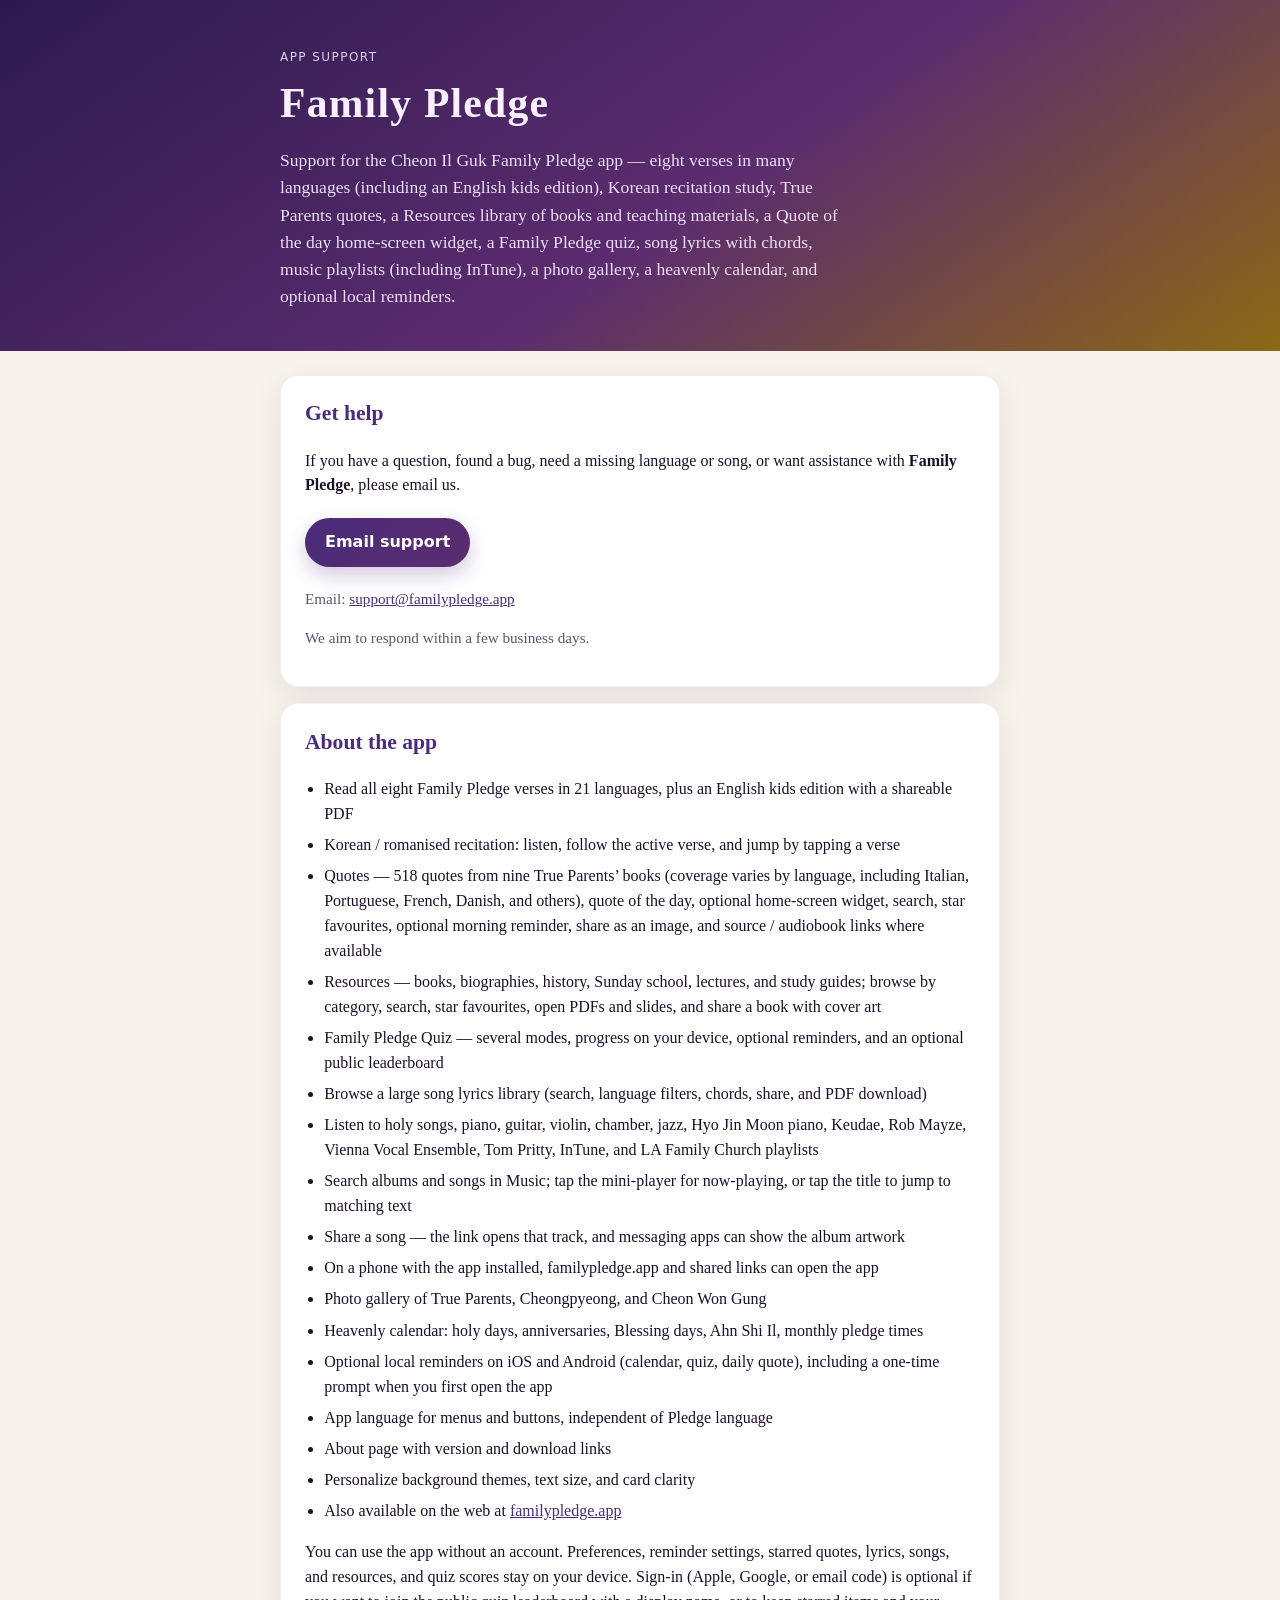
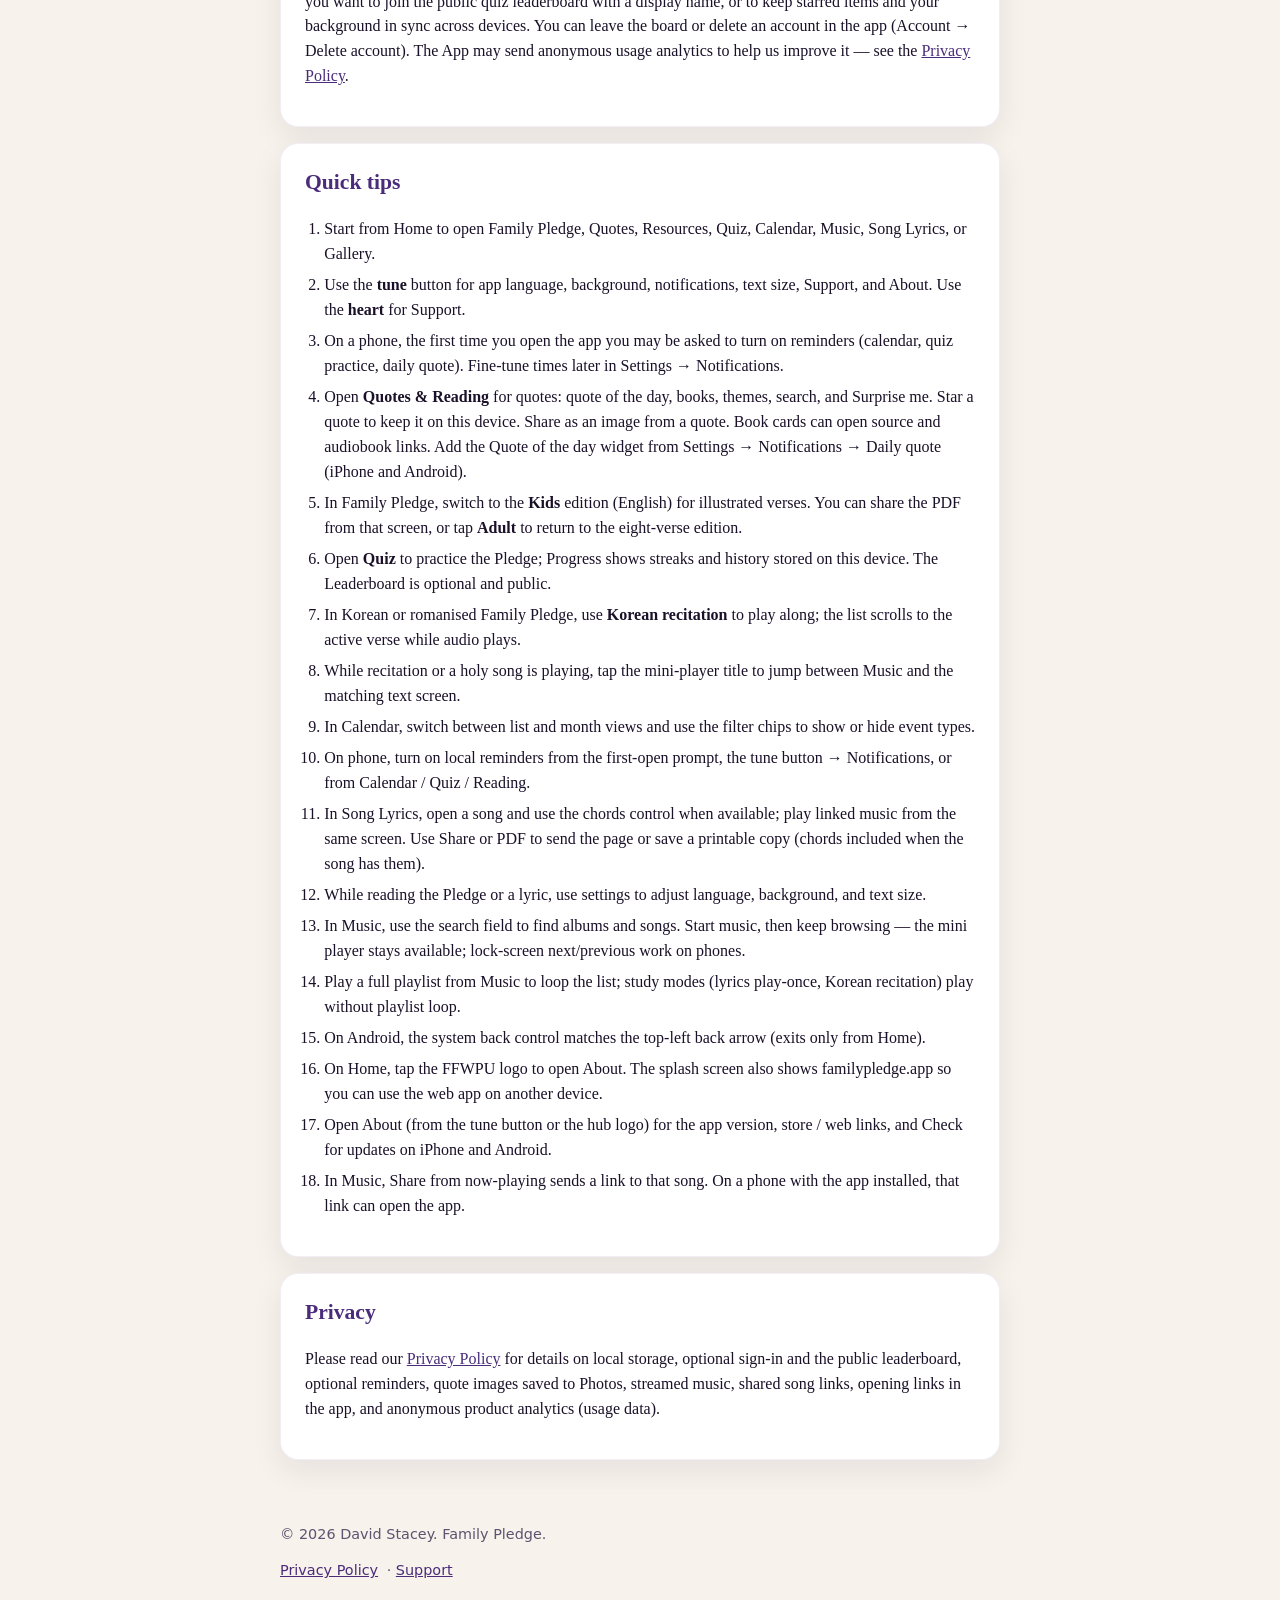
<file: index.html>
<!DOCTYPE html>
<html lang="en">
<head>
  <meta charset="utf-8" />
  <meta name="viewport" content="width=device-width, initial-scale=1" />
  <title>Family Pledge — Support</title>
  <meta name="description" content="Support and help for the Family Pledge app." />
  <link rel="stylesheet" href="styles.css" />
</head>
<body>
  <header class="hero">
    <div class="wrap">
      <p class="eyebrow">App support</p>
      <h1>Family Pledge</h1>
      <p class="lede">
        Support for the Cheon Il Guk Family Pledge app —
        eight verses in many languages (including an English kids edition), Korean recitation study, True Parents quotes,
        a Resources library of books and teaching materials,
        a Quote of the day home-screen widget, a Family Pledge quiz, song lyrics with chords,
        music playlists (including InTune), a photo gallery, a heavenly calendar, and optional local reminders.
      </p>
    </div>
  </header>

  <main class="wrap">
    <section class="card">
      <h2>Get help</h2>
      <p>
        If you have a question, found a bug, need a missing language or song,
        or want assistance with <strong>Family Pledge</strong>, please email us.
      </p>
      <p class="contact">
        <a class="button" href="mailto:support@familypledge.app?subject=Family%20Pledge%20Support">
          Email support
        </a>
      </p>
      <p class="muted">
        Email: <a href="mailto:support@familypledge.app">support@familypledge.app</a>
      </p>
      <p class="muted">We aim to respond within a few business days.</p>
    </section>

    <section class="card">
      <h2>About the app</h2>
      <ul>
        <li>Read all eight Family Pledge verses in 21 languages, plus an English kids edition with a shareable PDF</li>
        <li>Korean / romanised recitation: listen, follow the active verse, and jump by tapping a verse</li>
        <li>Quotes — 518 quotes from nine True Parents’ books (coverage varies by language, including Italian, Portuguese, French, Danish, and others), quote of the day, optional home-screen widget, search, star favourites, optional morning reminder, share as an image, and source / audiobook links where available</li>
        <li>Resources — books, biographies, history, Sunday school, lectures, and study guides; browse by category, search, star favourites, open PDFs and slides, and share a book with cover art</li>
        <li>Family Pledge Quiz — several modes, progress on your device, optional reminders, and an optional public leaderboard</li>
        <li>Browse a large song lyrics library (search, language filters, chords, share, and PDF download)</li>
        <li>Listen to holy songs, piano, guitar, violin, chamber, jazz, Hyo Jin Moon piano, Keudae, Rob Mayze, Vienna Vocal Ensemble, Tom Pritty, InTune, and LA Family Church playlists</li>
        <li>Search albums and songs in Music; tap the mini-player for now-playing, or tap the title to jump to matching text</li>
        <li>Share a song — the link opens that track, and messaging apps can show the album artwork</li>
        <li>On a phone with the app installed, familypledge.app and shared links can open the app</li>
        <li>Photo gallery of True Parents, Cheongpyeong, and Cheon Won Gung</li>
        <li>Heavenly calendar: holy days, anniversaries, Blessing days, Ahn Shi Il, monthly pledge times</li>
        <li>Optional local reminders on iOS and Android (calendar, quiz, daily quote), including a one-time prompt when you first open the app</li>
        <li>App language for menus and buttons, independent of Pledge language</li>
        <li>About page with version and download links</li>
        <li>Personalize background themes, text size, and card clarity</li>
        <li>Also available on the web at
          <a href="https://familypledge.app">familypledge.app</a>
        </li>
      </ul>
      <p>
        You can use the app without an account. Preferences, reminder settings,
        starred quotes, lyrics, songs, and resources, and quiz scores stay on your device.
        Sign-in (Apple, Google, or email code) is optional if you want to join
        the public quiz leaderboard with a display name, or to keep starred items
        and your background in sync across devices. You can leave the board
        or delete an account in the app (Account → Delete account). The App may
        send anonymous usage analytics to help us improve it — see the
        <a href="privacy.html">Privacy Policy</a>.
      </p>
    </section>

    <section class="card">
      <h2>Quick tips</h2>
      <ol>
        <li>Start from Home to open Family Pledge, Quotes, Resources, Quiz, Calendar, Music, Song Lyrics, or Gallery.</li>
        <li>Use the <strong>tune</strong> button for app language, background, notifications, text size, Support, and About. Use the <strong>heart</strong> for Support.</li>
        <li>On a phone, the first time you open the app you may be asked to turn on reminders (calendar, quiz practice, daily quote). Fine-tune times later in Settings → Notifications.</li>
        <li>Open <strong>Quotes &amp; Reading</strong> for quotes: quote of the day, books, themes, search, and Surprise me. Star a quote to keep it on this device. Share as an image from a quote. Book cards can open source and audiobook links. Add the Quote of the day widget from Settings → Notifications → Daily quote (iPhone and Android).</li>
        <li>In Family Pledge, switch to the <strong>Kids</strong> edition (English) for illustrated verses. You can share the PDF from that screen, or tap <strong>Adult</strong> to return to the eight-verse edition.</li>
        <li>Open <strong>Quiz</strong> to practice the Pledge; Progress shows streaks and history stored on this device. The Leaderboard is optional and public.</li>
        <li>In Korean or romanised Family Pledge, use <strong>Korean recitation</strong> to play along; the list scrolls to the active verse while audio plays.</li>
        <li>While recitation or a holy song is playing, tap the mini-player title to jump between Music and the matching text screen.</li>
        <li>In Calendar, switch between list and month views and use the filter chips to show or hide event types.</li>
        <li>On phone, turn on local reminders from the first-open prompt, the tune button → Notifications, or from Calendar / Quiz / Reading.</li>
        <li>In Song Lyrics, open a song and use the chords control when available; play linked music from the same screen. Use Share or PDF to send the page or save a printable copy (chords included when the song has them).</li>
        <li>While reading the Pledge or a lyric, use settings to adjust language, background, and text size.</li>
        <li>In Music, use the search field to find albums and songs. Start music, then keep browsing — the mini player stays available; lock-screen next/previous work on phones.</li>
        <li>Play a full playlist from Music to loop the list; study modes (lyrics play-once, Korean recitation) play without playlist loop.</li>
        <li>On Android, the system back control matches the top-left back arrow (exits only from Home).</li>
        <li>On Home, tap the FFWPU logo to open About. The splash screen also shows familypledge.app so you can use the web app on another device.</li>
        <li>Open About (from the tune button or the hub logo) for the app version, store / web links, and Check for updates on iPhone and Android.</li>
        <li>In Music, Share from now-playing sends a link to that song. On a phone with the app installed, that link can open the app.</li>
      </ol>
    </section>

    <section class="card">
      <h2>Privacy</h2>
      <p>
        Please read our
        <a href="privacy.html">Privacy Policy</a>
        for details on local storage, optional sign-in and the public
        leaderboard, optional reminders, quote images saved to Photos,
        streamed music, shared song links, opening links in the app,
        and anonymous product analytics (usage data).
      </p>
    </section>
  </main>

  <footer class="wrap footer">
    <p>© 2026 David Stacey. Family Pledge.</p>
    <p><a href="privacy.html">Privacy Policy</a> · <a href="index.html">Support</a></p>
  </footer>
</body>
</html>
</file>
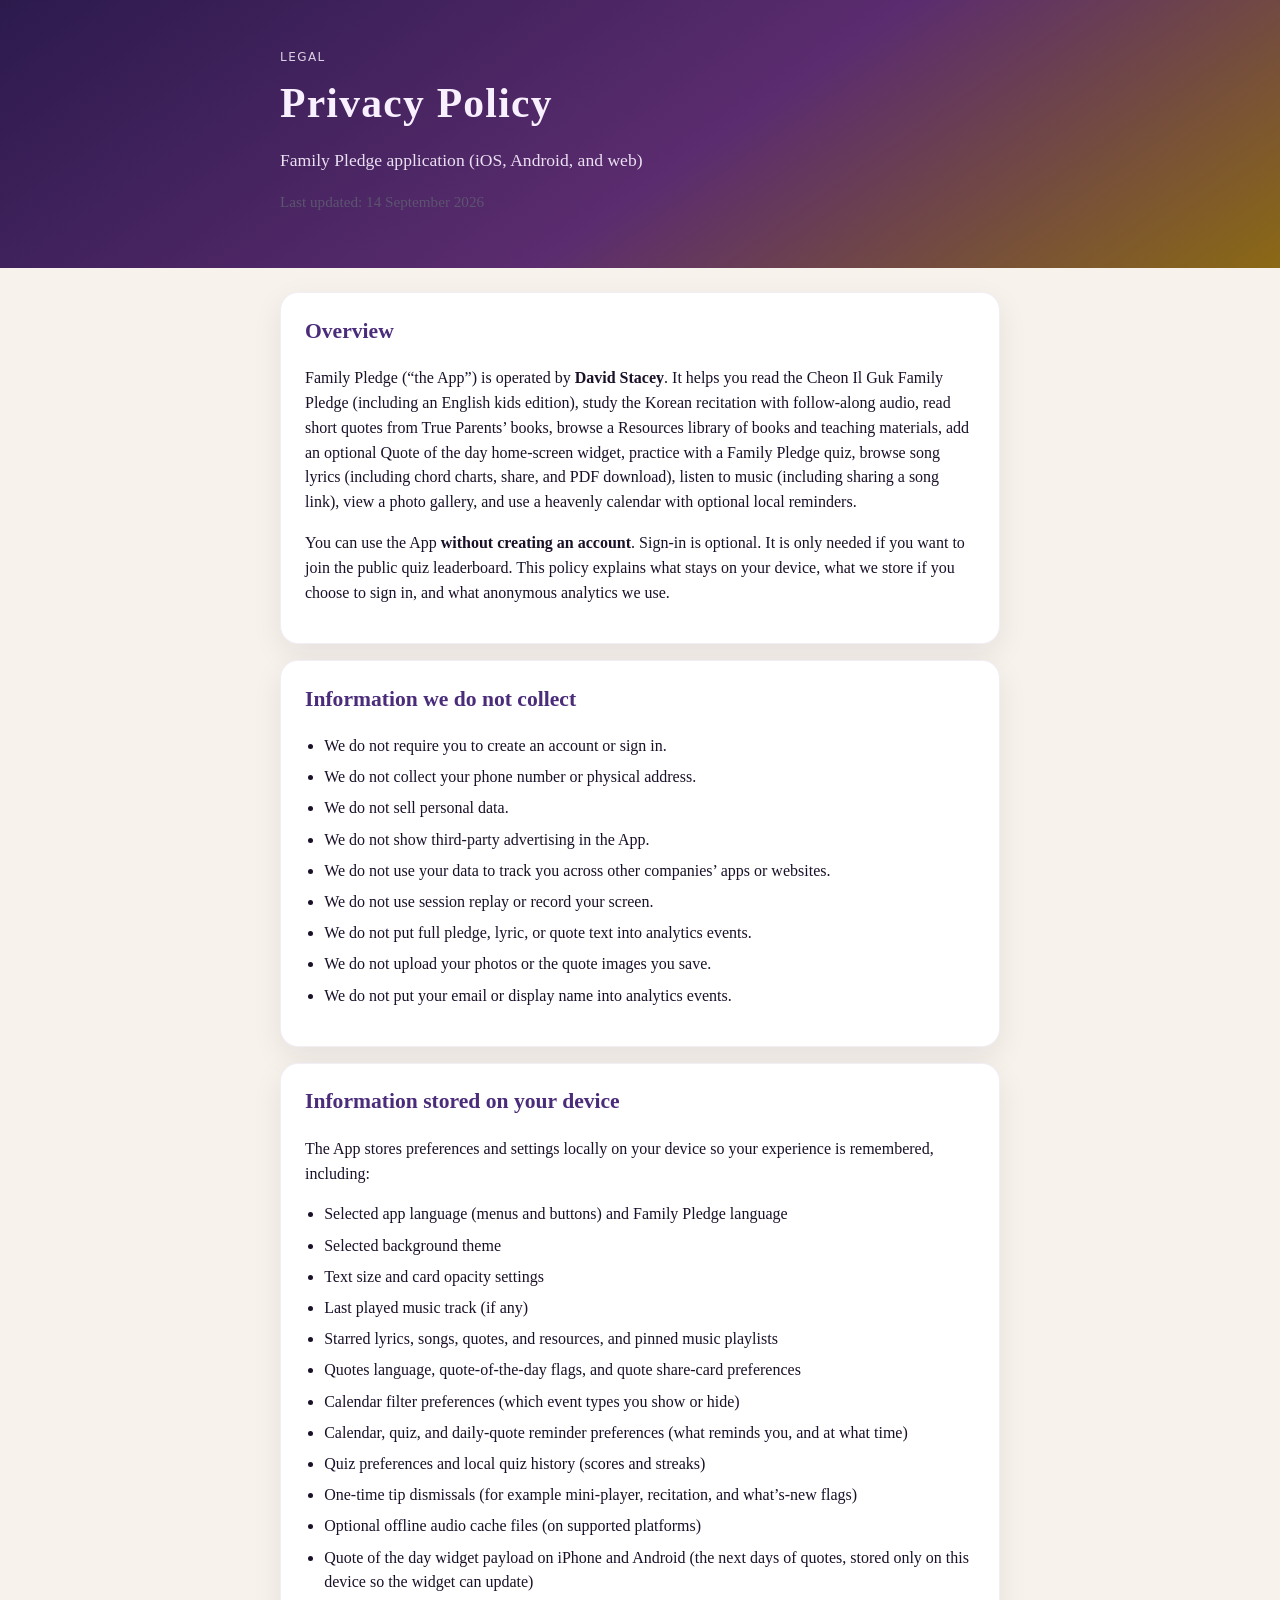
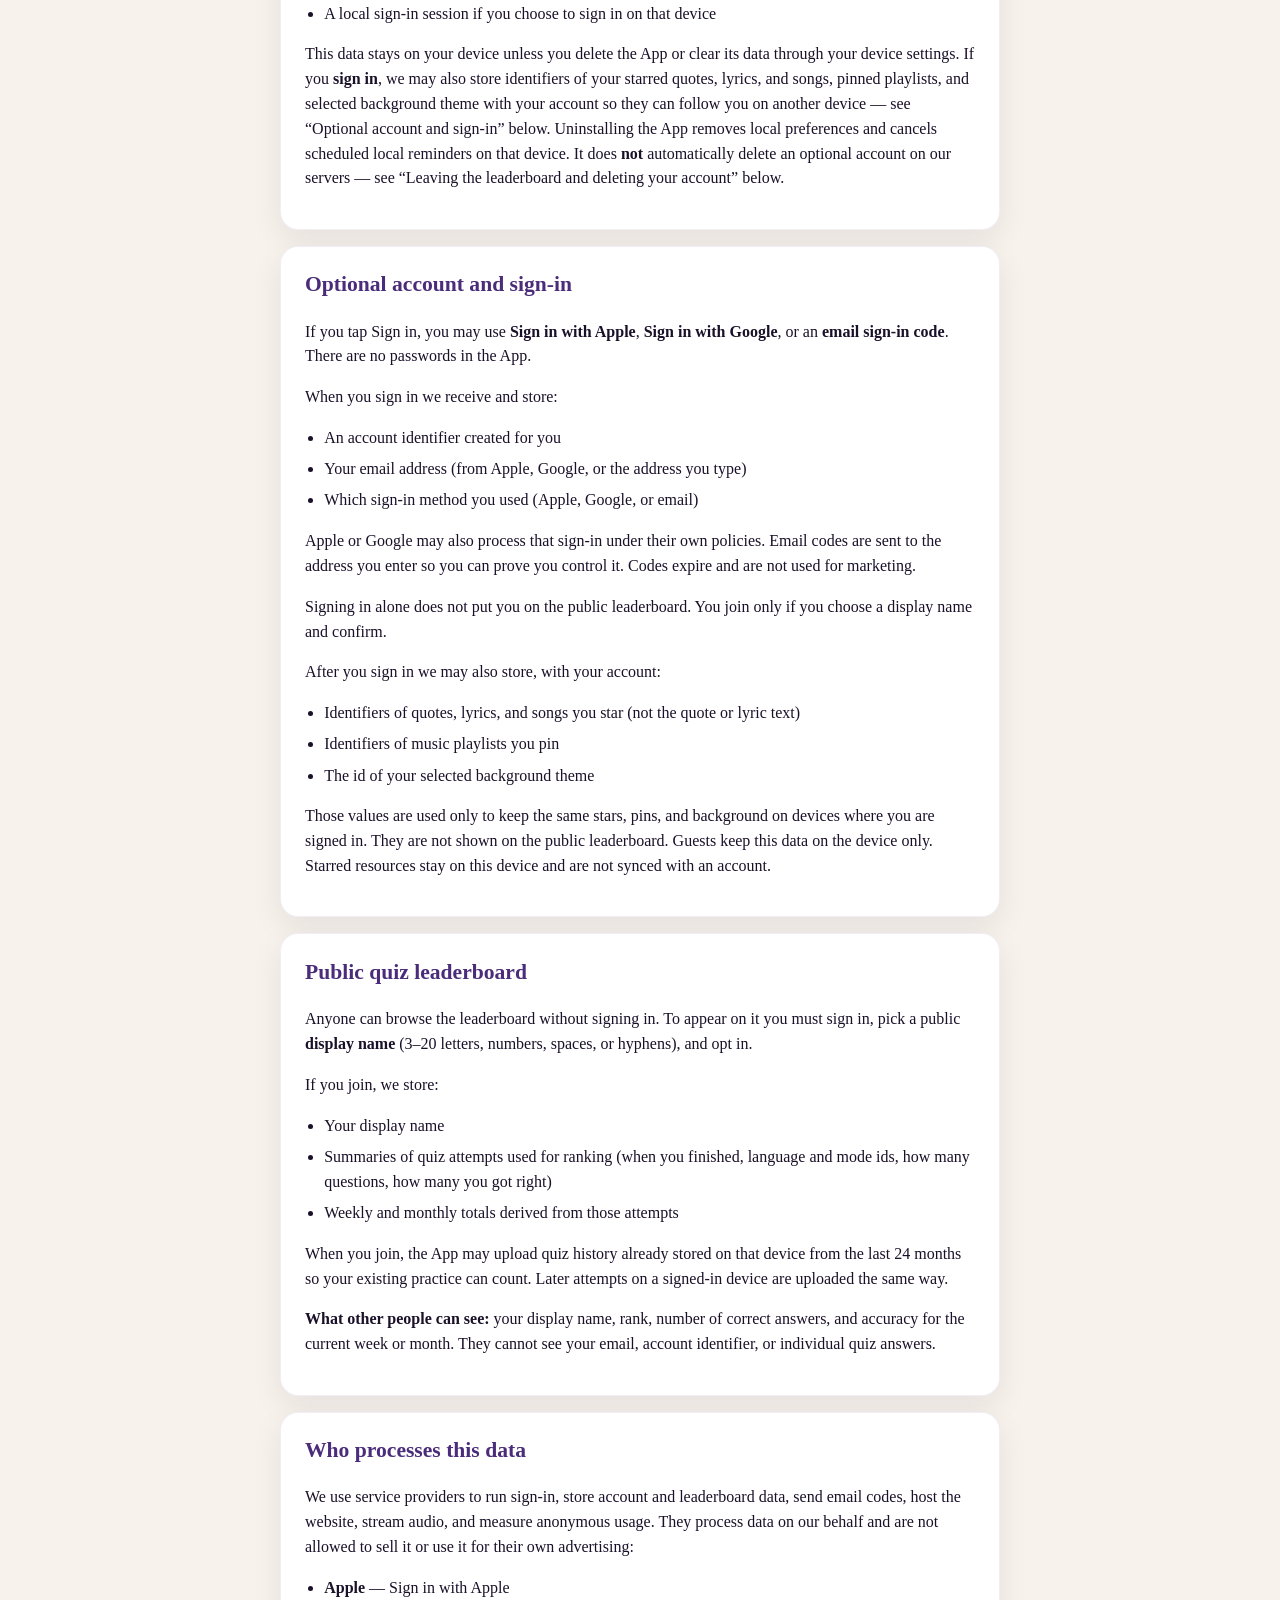
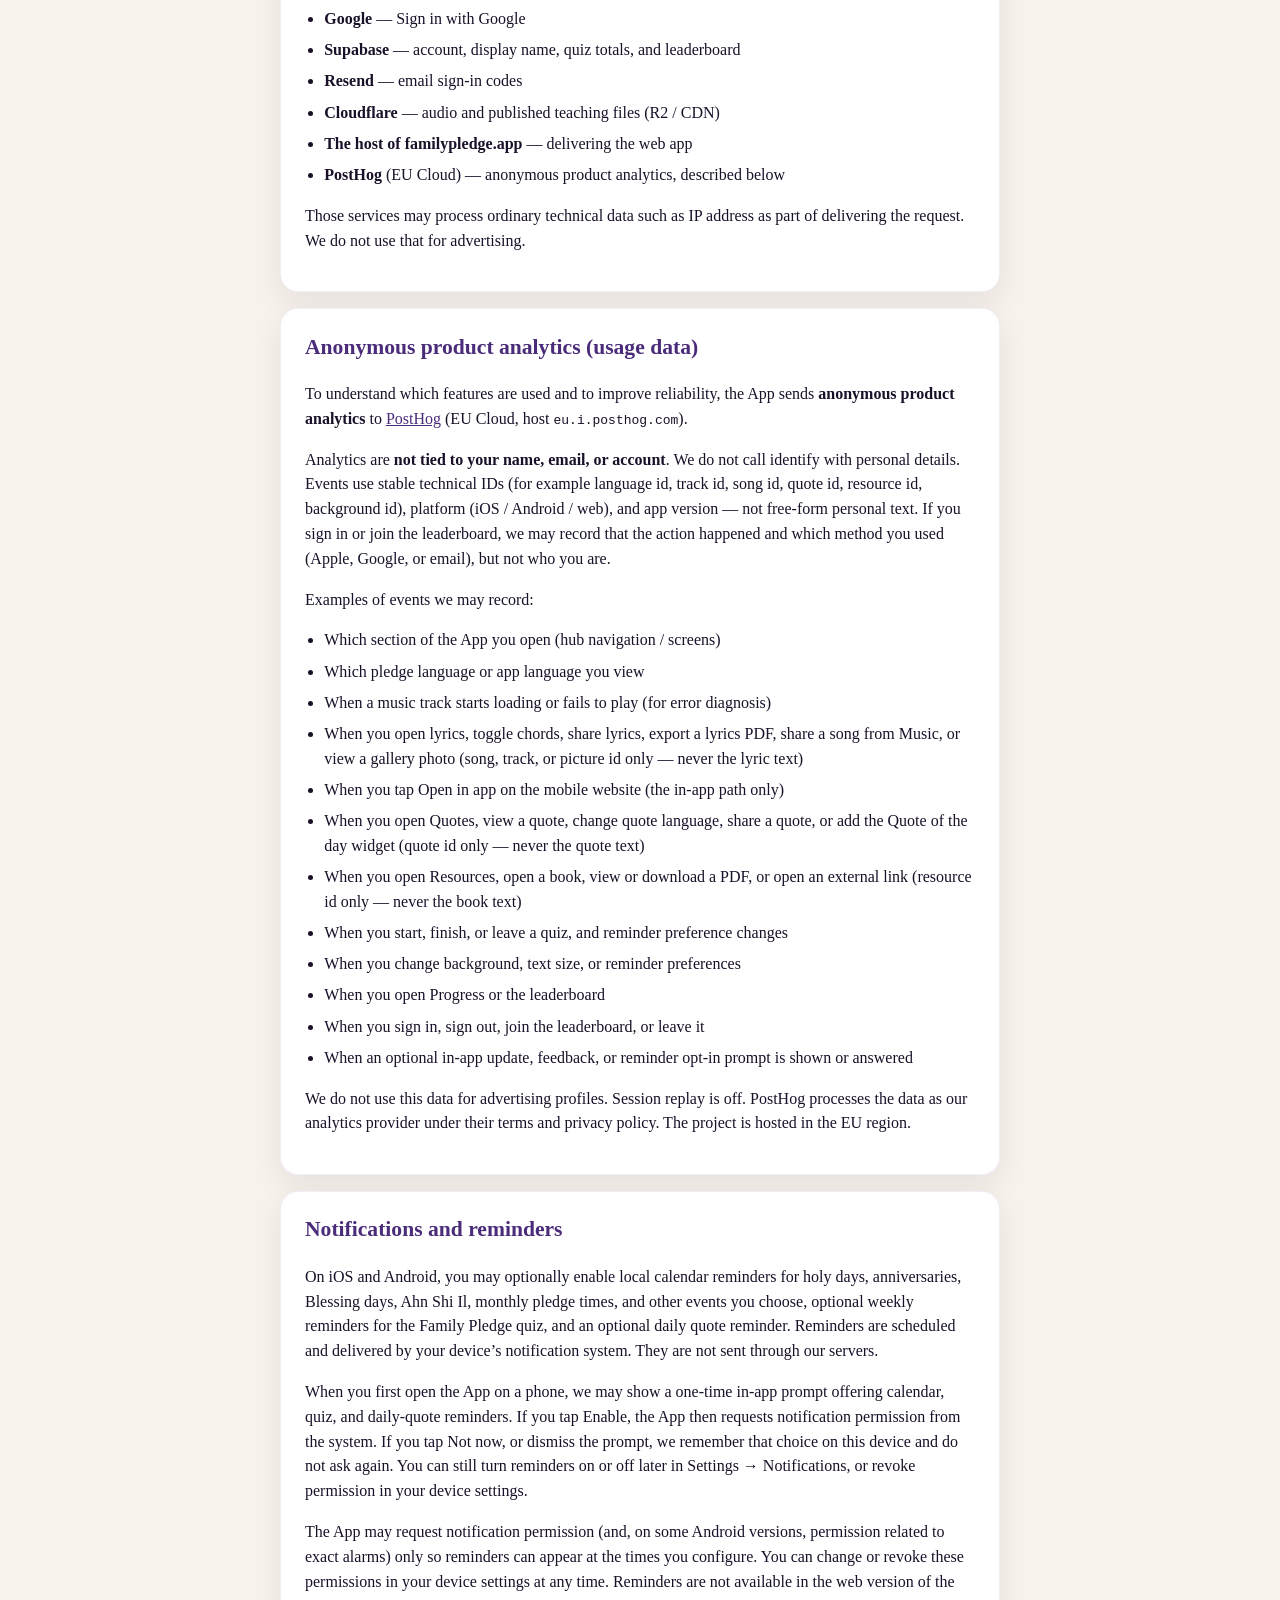
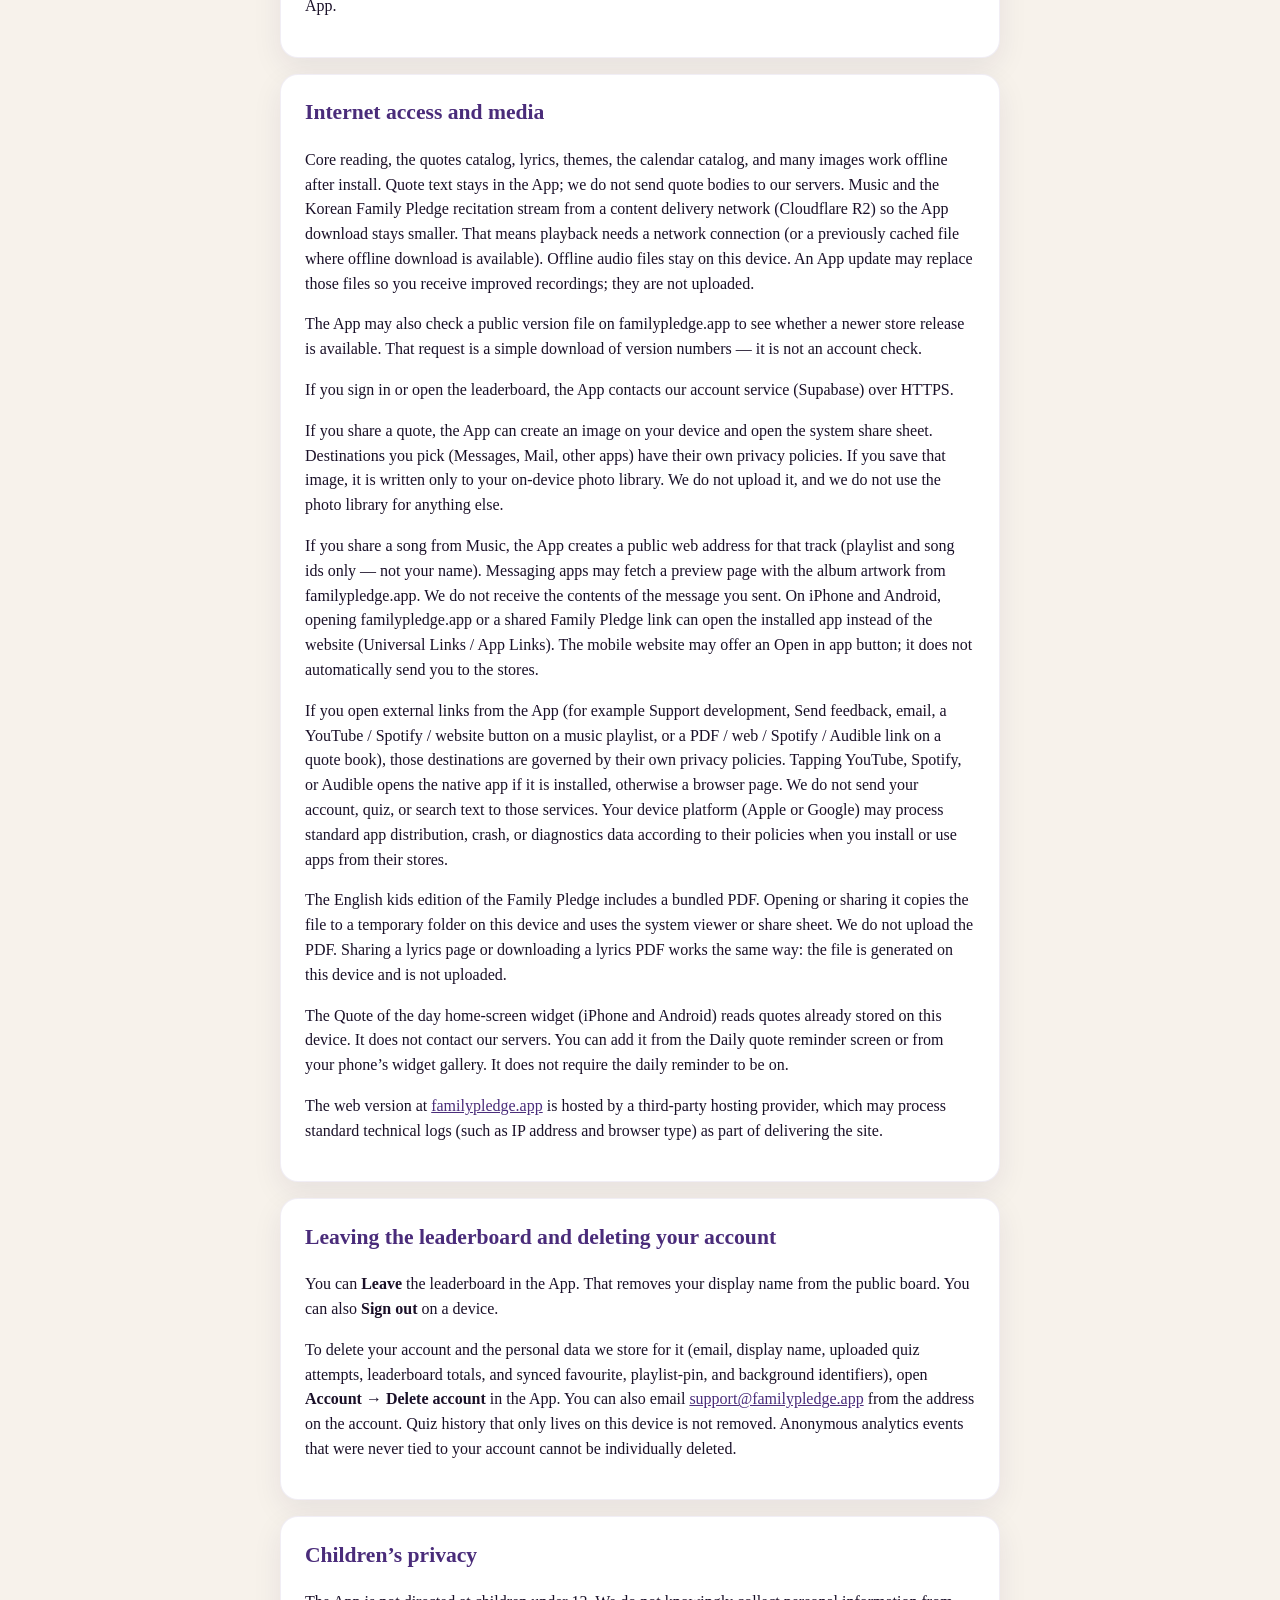
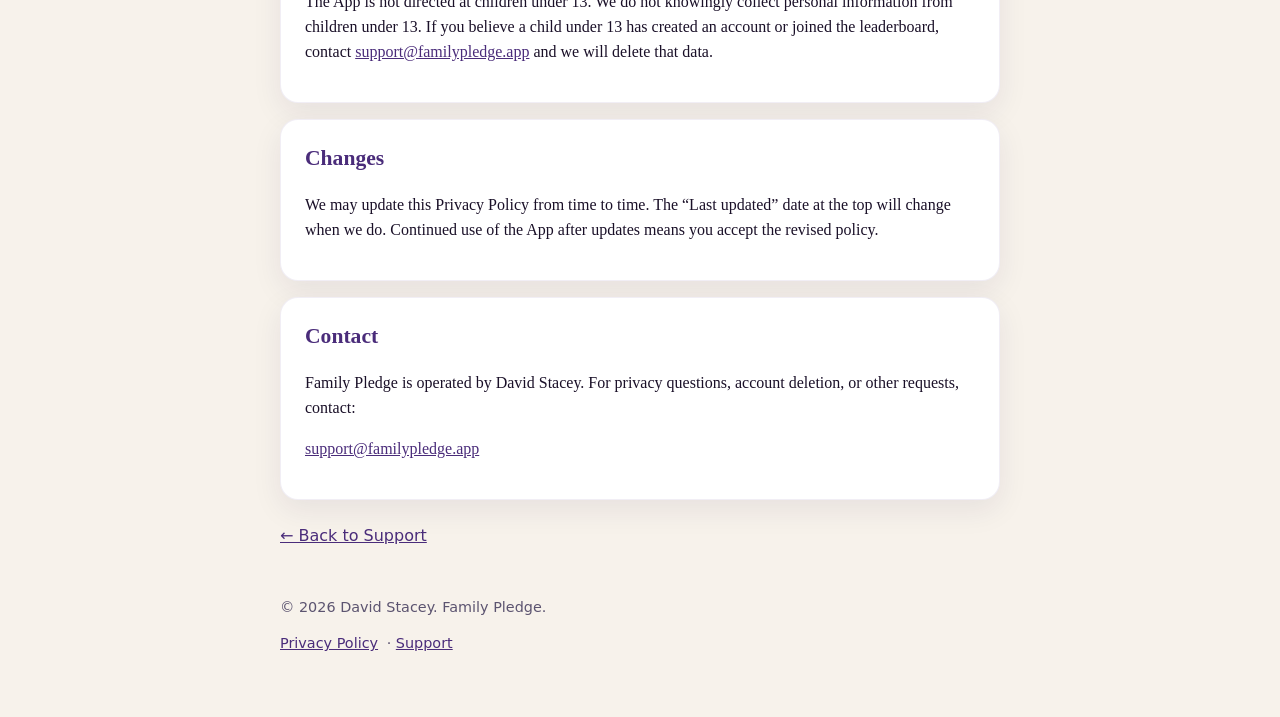
<file: privacy.html>
<!DOCTYPE html>
<html lang="en">
<head>
  <meta charset="utf-8" />
  <meta name="viewport" content="width=device-width, initial-scale=1" />
  <title>Family Pledge — Privacy Policy</title>
  <meta name="description" content="Privacy Policy for the Family Pledge app." />
  <link rel="stylesheet" href="styles.css" />
</head>
<body>
  <header class="hero">
    <div class="wrap">
      <p class="eyebrow">Legal</p>
      <h1>Privacy Policy</h1>
      <p class="lede">Family Pledge application (iOS, Android, and web)</p>
      <p class="muted">Last updated: 14 September 2026</p>
    </div>
  </header>

  <main class="wrap">
    <section class="card">
      <h2>Overview</h2>
      <p>
        Family Pledge (“the App”) is operated by <strong>David Stacey</strong>.
        It helps you read the Cheon Il Guk Family Pledge (including an English
        kids edition), study the Korean recitation with follow-along audio, read
        short quotes from True Parents’ books, browse a Resources library of
        books and teaching materials, add an optional Quote of the day
        home-screen widget, practice with a Family Pledge quiz,
        browse song lyrics (including chord charts, share, and PDF download),
        listen to music (including sharing a song link), view a photo gallery, and use a heavenly calendar with
        optional local reminders.
      </p>
      <p>
        You can use the App <strong>without creating an account</strong>.
        Sign-in is optional. It is only needed if you want to join the public
        quiz leaderboard.
        This policy explains what stays on your device, what we store if you
        choose to sign in, and what anonymous analytics we use.
      </p>
    </section>

    <section class="card">
      <h2>Information we do not collect</h2>
      <ul>
        <li>We do not require you to create an account or sign in.</li>
        <li>We do not collect your phone number or physical address.</li>
        <li>We do not sell personal data.</li>
        <li>We do not show third-party advertising in the App.</li>
        <li>We do not use your data to track you across other companies’ apps or websites.</li>
        <li>We do not use session replay or record your screen.</li>
        <li>We do not put full pledge, lyric, or quote text into analytics events.</li>
        <li>We do not upload your photos or the quote images you save.</li>
        <li>We do not put your email or display name into analytics events.</li>
      </ul>
    </section>

    <section class="card">
      <h2>Information stored on your device</h2>
      <p>
        The App stores preferences and settings locally on your device so your
        experience is remembered, including:
      </p>
      <ul>
        <li>Selected app language (menus and buttons) and Family Pledge language</li>
        <li>Selected background theme</li>
        <li>Text size and card opacity settings</li>
        <li>Last played music track (if any)</li>
        <li>Starred lyrics, songs, quotes, and resources, and pinned music playlists</li>
        <li>Quotes language, quote-of-the-day flags, and quote share-card preferences</li>
        <li>Calendar filter preferences (which event types you show or hide)</li>
        <li>Calendar, quiz, and daily-quote reminder preferences (what reminds you, and at what time)</li>
        <li>Quiz preferences and local quiz history (scores and streaks)</li>
        <li>One-time tip dismissals (for example mini-player, recitation, and what’s-new flags)</li>
        <li>Optional offline audio cache files (on supported platforms)</li>
        <li>Quote of the day widget payload on iPhone and Android (the next
          days of quotes, stored only on this device so the widget can update)</li>
        <li>A local sign-in session if you choose to sign in on that device</li>
      </ul>
      <p>
        This data stays on your device unless you delete the App or clear its data
        through your device settings. If you <strong>sign in</strong>, we may also
        store identifiers of your starred quotes, lyrics, and songs, pinned
        playlists, and selected background theme with your account so they can
        follow you on another device — see “Optional account and sign-in” below.
        Uninstalling the App removes local preferences and cancels scheduled local
        reminders on that device. It does
        <strong>not</strong> automatically delete an optional account on our
        servers — see “Leaving the leaderboard and deleting your account” below.
      </p>
    </section>

    <section class="card">
      <h2>Optional account and sign-in</h2>
      <p>
        If you tap Sign in, you may use <strong>Sign in with Apple</strong>,
        <strong>Sign in with Google</strong>, or an <strong>email sign-in code</strong>.
        There are no passwords in the App.
      </p>
      <p>When you sign in we receive and store:</p>
      <ul>
        <li>An account identifier created for you</li>
        <li>Your email address (from Apple, Google, or the address you type)</li>
        <li>Which sign-in method you used (Apple, Google, or email)</li>
      </ul>
      <p>
        Apple or Google may also process that sign-in under their own policies.
        Email codes are sent to the address you enter so you can prove you
        control it. Codes expire and are not used for marketing.
      </p>
      <p>
        Signing in alone does not put you on the public leaderboard.
        You join only if you choose a display name and confirm.
      </p>
      <p>
        After you sign in we may also store, with your account:
      </p>
      <ul>
        <li>Identifiers of quotes, lyrics, and songs you star (not the quote or lyric text)</li>
        <li>Identifiers of music playlists you pin</li>
        <li>The id of your selected background theme</li>
      </ul>
      <p>
        Those values are used only to keep the same stars, pins, and background
        on devices where you are signed in. They are not shown on the public
        leaderboard. Guests keep this data on the device only.
        Starred resources stay on this device and are not synced with an account.
      </p>
    </section>

    <section class="card">
      <h2>Public quiz leaderboard</h2>
      <p>
        Anyone can browse the leaderboard without signing in.
        To appear on it you must sign in, pick a public <strong>display name</strong>
        (3–20 letters, numbers, spaces, or hyphens), and opt in.
      </p>
      <p>If you join, we store:</p>
      <ul>
        <li>Your display name</li>
        <li>Summaries of quiz attempts used for ranking (when you finished,
          language and mode ids, how many questions, how many you got right)</li>
        <li>Weekly and monthly totals derived from those attempts</li>
      </ul>
      <p>
        When you join, the App may upload quiz history already stored on that
        device from the last 24 months so your existing practice can count.
        Later attempts on a signed-in device are uploaded the same way.
      </p>
      <p>
        <strong>What other people can see:</strong> your display name, rank,
        number of correct answers, and accuracy for the current week or month.
        They cannot see your email, account identifier, or individual quiz answers.
      </p>
    </section>

    <section class="card">
      <h2>Who processes this data</h2>
      <p>
        We use service providers to run sign-in, store account and leaderboard
        data, send email codes, host the website, stream audio, and measure
        anonymous usage. They process data on our behalf and are not allowed
        to sell it or use it for their own advertising:
      </p>
      <ul>
        <li><strong>Apple</strong> — Sign in with Apple</li>
        <li><strong>Google</strong> — Sign in with Google</li>
        <li><strong>Supabase</strong> — account, display name, quiz totals, and leaderboard</li>
        <li><strong>Resend</strong> — email sign-in codes</li>
        <li><strong>Cloudflare</strong> — audio and published teaching files (R2 / CDN)</li>
        <li><strong>The host of familypledge.app</strong> — delivering the web app</li>
        <li><strong>PostHog</strong> (EU Cloud) — anonymous product analytics, described below</li>
      </ul>
      <p>
        Those services may process ordinary technical data such as IP address
        as part of delivering the request. We do not use that for advertising.
      </p>
    </section>

    <section class="card">
      <h2>Anonymous product analytics (usage data)</h2>
      <p>
        To understand which features are used and to improve reliability, the App
        sends <strong>anonymous product analytics</strong> to
        <a href="https://posthog.com" rel="noopener noreferrer">PostHog</a>
        (EU Cloud, host <code>eu.i.posthog.com</code>).
      </p>
      <p>
        Analytics are <strong>not tied to your name, email, or account</strong>.
        We do not call identify with personal details. Events use stable
        technical IDs (for example language id, track id, song id, quote id, resource id, background id),
        platform (iOS / Android / web), and app version — not free-form personal text.
        If you sign in or join the leaderboard, we may record that the action
        happened and which method you used (Apple, Google, or email), but not
        who you are.
      </p>
      <p>Examples of events we may record:</p>
      <ul>
        <li>Which section of the App you open (hub navigation / screens)</li>
        <li>Which pledge language or app language you view</li>
        <li>When a music track starts loading or fails to play (for error diagnosis)</li>
        <li>When you open lyrics, toggle chords, share lyrics, export a lyrics PDF, share a song from Music, or view a gallery photo (song, track, or picture id only — never the lyric text)</li>
        <li>When you tap Open in app on the mobile website (the in-app path only)</li>
        <li>When you open Quotes, view a quote, change quote language, share a quote, or add the Quote of the day widget (quote id only — never the quote text)</li>
        <li>When you open Resources, open a book, view or download a PDF, or open an external link (resource id only — never the book text)</li>
        <li>When you start, finish, or leave a quiz, and reminder preference changes</li>
        <li>When you change background, text size, or reminder preferences</li>
        <li>When you open Progress or the leaderboard</li>
        <li>When you sign in, sign out, join the leaderboard, or leave it</li>
        <li>When an optional in-app update, feedback, or reminder opt-in prompt is shown or answered</li>
      </ul>
      <p>
        We do not use this data for advertising profiles. Session replay is off.
        PostHog processes the data as our analytics provider under their terms and
        privacy policy. The project is hosted in the EU region.
      </p>
    </section>

    <section class="card">
      <h2>Notifications and reminders</h2>
      <p>
        On iOS and Android, you may optionally enable local calendar reminders for
        holy days, anniversaries, Blessing days, Ahn Shi Il, monthly pledge times,
        and other events you choose, optional weekly reminders for the Family
        Pledge quiz, and an optional daily quote reminder.
        Reminders are scheduled and delivered by your device’s notification system.
        They are not sent through our servers.
      </p>
      <p>
        When you first open the App on a phone, we may show a one-time in-app
        prompt offering calendar, quiz, and daily-quote reminders. If you tap
        Enable, the App then requests notification permission from the system.
        If you tap Not now, or dismiss the prompt, we remember that choice on
        this device and do not ask again. You can still turn reminders on or
        off later in Settings → Notifications, or revoke permission in your
        device settings.
      </p>
      <p>
        The App may request notification permission (and, on some Android versions,
        permission related to exact alarms) only so reminders can appear at the times
        you configure. You can change or revoke these permissions in your device settings
        at any time. Reminders are not available in the web version of the App.
      </p>
    </section>

    <section class="card">
      <h2>Internet access and media</h2>
      <p>
        Core reading, the quotes catalog, lyrics, themes, the calendar catalog, and
        many images work offline after install. Quote text stays in the App; we do
        not send quote bodies to our servers. Music and the Korean Family Pledge
        recitation stream from a content delivery network (Cloudflare R2) so the App
        download stays smaller.
        That means playback needs a network connection (or a previously cached file
        where offline download is available). Offline audio files stay on this
        device. An App update may replace those files so you receive improved
        recordings; they are not uploaded.
      </p>
      <p>
        The App may also check a public version file on familypledge.app to see
        whether a newer store release is available. That request is a simple
        download of version numbers — it is not an account check.
      </p>
      <p>
        If you sign in or open the leaderboard, the App contacts our account
        service (Supabase) over HTTPS.
      </p>
      <p>
        If you share a quote, the App can create an image on your device and
        open the system share sheet. Destinations you pick (Messages, Mail,
        other apps) have their own privacy policies. If you save that image,
        it is written only to your on-device photo library. We do not upload
        it, and we do not use the photo library for anything else.
      </p>
      <p>
        If you share a song from Music, the App creates a public web address
        for that track (playlist and song ids only — not your name). Messaging
        apps may fetch a preview page with the album artwork from
        familypledge.app. We do not receive the contents of the message you
        sent. On iPhone and Android, opening familypledge.app or a shared
        Family Pledge link can open the installed app instead of the website
        (Universal Links / App Links). The mobile website may offer an
        Open in app button; it does not automatically send you to the stores.
      </p>
      <p>
        If you open external links from the App (for example Support development,
        Send feedback, email, a YouTube / Spotify / website button on a music
        playlist, or a PDF / web / Spotify / Audible link on a quote book), those
        destinations are governed by their own privacy policies.
        Tapping YouTube, Spotify, or Audible opens the native app if it is
        installed, otherwise a browser page. We do not send your account, quiz,
        or search text to those services. Your device platform (Apple or Google)
        may process standard app distribution, crash, or diagnostics data
        according to their policies when you install or use apps from their stores.
      </p>
      <p>
        The English kids edition of the Family Pledge includes a bundled PDF.
        Opening or sharing it copies the file to a temporary folder on this
        device and uses the system viewer or share sheet. We do not upload the
        PDF. Sharing a lyrics page or downloading a lyrics PDF works the same
        way: the file is generated on this device and is not uploaded.
      </p>
      <p>
        The Quote of the day home-screen widget (iPhone and Android) reads
        quotes already stored on this device. It does not contact our servers.
        You can add it from the Daily quote reminder screen or from your
        phone’s widget gallery. It does not require the daily reminder to be on.
      </p>
      <p>
        The web version at
        <a href="https://familypledge.app">familypledge.app</a>
        is hosted by a third-party hosting provider, which may process standard
        technical logs (such as IP address and browser type) as part of delivering
        the site.
      </p>
    </section>

    <section class="card">
      <h2>Leaving the leaderboard and deleting your account</h2>
      <p>
        You can <strong>Leave</strong> the leaderboard in the App. That removes
        your display name from the public board. You can also <strong>Sign out</strong>
        on a device.
      </p>
      <p>
        To delete your account and the personal data we store for it (email,
        display name, uploaded quiz attempts, leaderboard totals, and synced
        favourite, playlist-pin, and background identifiers), open
        <strong>Account → Delete account</strong> in the App.
        You can also email
        <a href="mailto:support@familypledge.app">support@familypledge.app</a>
        from the address on the account.
        Quiz history that only lives on this device is not removed.
        Anonymous analytics events that were never tied to your account cannot
        be individually deleted.
      </p>
    </section>

    <section class="card">
      <h2>Children’s privacy</h2>
      <p>
        The App is not directed at children under 13.
        We do not knowingly collect personal information from children under 13.
        If you believe a child under 13 has created an account or joined the
        leaderboard, contact
        <a href="mailto:support@familypledge.app">support@familypledge.app</a>
        and we will delete that data.
      </p>
    </section>

    <section class="card">
      <h2>Changes</h2>
      <p>
        We may update this Privacy Policy from time to time. The “Last updated” date
        at the top will change when we do. Continued use of the App after updates
        means you accept the revised policy.
      </p>
    </section>

    <section class="card">
      <h2>Contact</h2>
      <p>
        Family Pledge is operated by David Stacey.
        For privacy questions, account deletion, or other requests, contact:
      </p>
      <p>
        <a href="mailto:support@familypledge.app">support@familypledge.app</a>
      </p>
    </section>

    <p class="back"><a href="index.html">← Back to Support</a></p>
  </main>

  <footer class="wrap footer">
    <p>© 2026 David Stacey. Family Pledge.</p>
    <p><a href="privacy.html">Privacy Policy</a> · <a href="index.html">Support</a></p>
  </footer>
</body>
</html>
</file>
<file: styles.css>
:root {
  --purple-deep: #2c1a4d;
  --purple: #4a2c7a;
  --purple-mid: #5b2c6f;
  --gold: #d4a017;
  --text: #1a1028;
  --muted: #5c5470;
  --card: #ffffff;
  --bg: #f7f2eb;
}

* {
  box-sizing: border-box;
}

html {
  scroll-behavior: smooth;
}

body {
  margin: 0;
  font-family: Georgia, "Times New Roman", serif;
  color: var(--text);
  background: var(--bg);
  line-height: 1.55;
}

.wrap {
  width: min(720px, calc(100% - 2rem));
  margin: 0 auto;
}

.hero {
  background: linear-gradient(145deg, var(--purple-deep), var(--purple-mid) 55%, #8b6914);
  color: #f8f0ff;
  padding: 3rem 0 2.5rem;
  margin-bottom: 1.5rem;
}

.hero h1 {
  margin: 0.25rem 0 0.75rem;
  font-size: clamp(2rem, 5vw, 2.6rem);
  letter-spacing: 0.03em;
}

.eyebrow {
  margin: 0;
  text-transform: uppercase;
  letter-spacing: 0.12em;
  font-size: 0.75rem;
  opacity: 0.85;
  font-family: system-ui, -apple-system, sans-serif;
}

.lede {
  margin: 0;
  max-width: 36rem;
  opacity: 0.92;
  font-size: 1.1rem;
}

.card {
  background: var(--card);
  border-radius: 18px;
  padding: 1.35rem 1.5rem;
  margin-bottom: 1rem;
  box-shadow: 0 10px 30px rgba(44, 26, 77, 0.08);
  border: 1px solid rgba(74, 44, 122, 0.08);
}

.card h2 {
  margin-top: 0;
  font-size: 1.35rem;
  color: var(--purple);
}

.card ul,
.card ol {
  padding-left: 1.2rem;
}

.card li {
  margin-bottom: 0.4rem;
}

a {
  color: var(--purple);
}

a:hover {
  color: var(--gold);
}

.button {
  display: inline-block;
  background: linear-gradient(135deg, var(--purple), var(--purple-mid));
  color: #fff !important;
  text-decoration: none;
  padding: 0.75rem 1.25rem;
  border-radius: 999px;
  font-family: system-ui, -apple-system, sans-serif;
  font-weight: 600;
  box-shadow: 0 8px 20px rgba(74, 44, 122, 0.25);
}

.button:hover {
  filter: brightness(1.05);
  color: #fff !important;
}

.contact {
  margin: 1.25rem 0;
}

.muted {
  color: var(--muted);
  font-size: 0.95rem;
}

.footer {
  padding: 2rem 0 3rem;
  color: var(--muted);
  font-size: 0.9rem;
  font-family: system-ui, -apple-system, sans-serif;
}

.footer a {
  margin-right: 0.25rem;
}

.back {
  margin: 1.5rem 0 0;
  font-family: system-ui, -apple-system, sans-serif;
}
</file>
